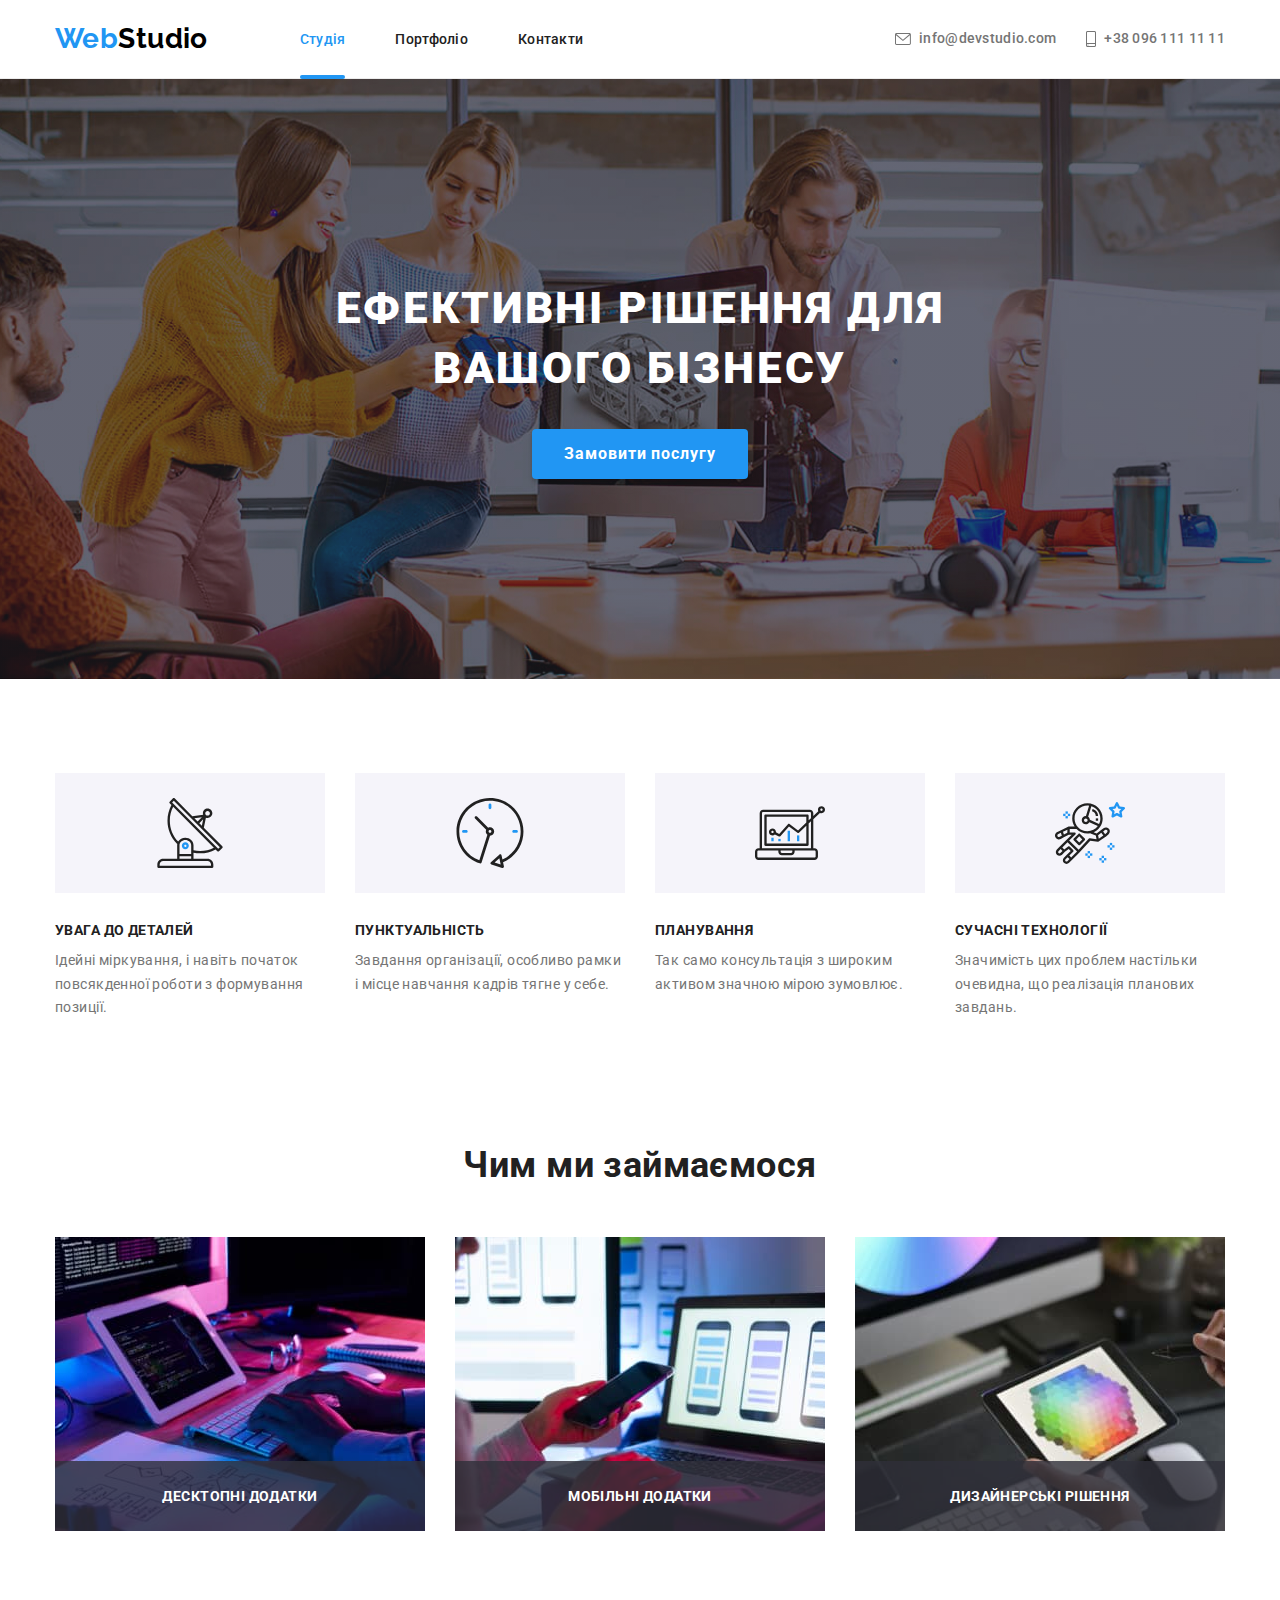
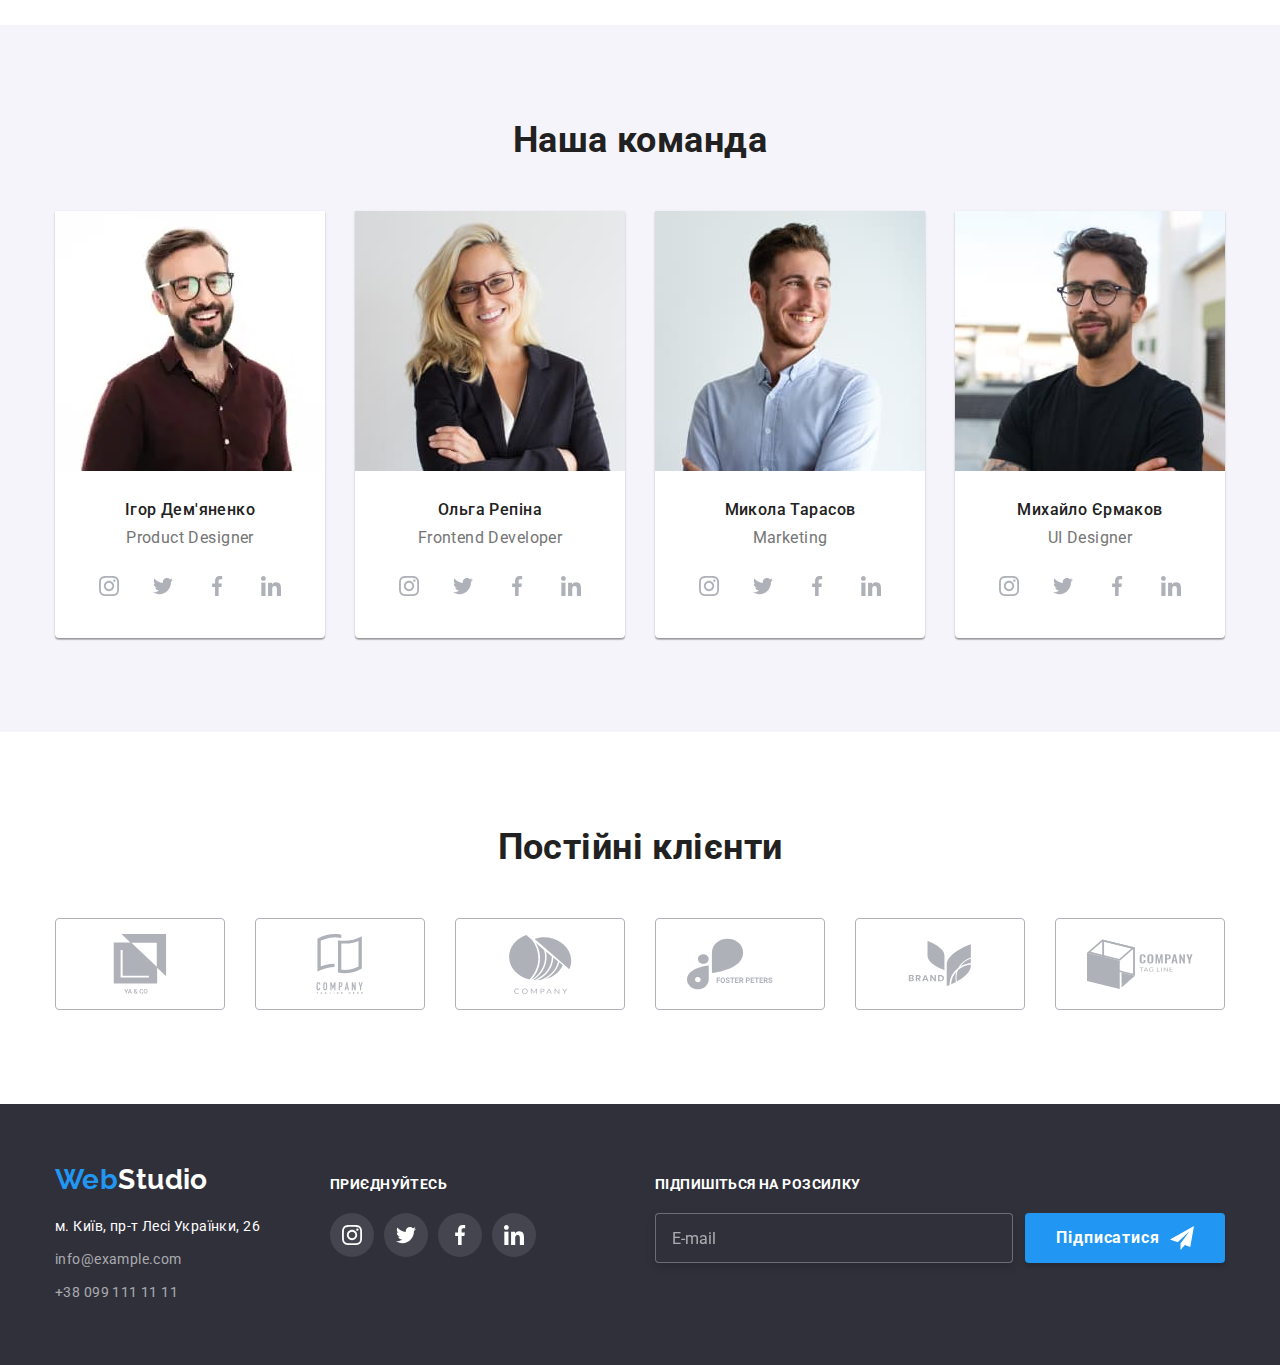
<file: index.html>
<!DOCTYPE html>
<html lang="uk">
  <head>
    <meta charset="UTF-8" />
    <meta http-equiv="X-UA-Compatible" content="IE=edge" />
    <meta name="viewport" content="width=device-width, initial-scale=1.0" />
    <title>webstudio</title>

    <link
      rel="stylesheet"
      href="https://fonts.googleapis.com/css2?family=Raleway:wght@700&family=Roboto:wght@400;500;700;900&display=swap"
    />

    <link
      rel="stylesheet"
      href="https://cdn.jsdelivr.net/npm/modern-normalize@1.1.0/modern-normalize.min.css"
    />

    <link rel="stylesheet" href="./css/main.min.css" />
  </head>
  <body>
    <!-- HEADER -->
    <header class="header">
      <div class="container header-container">
        <a class="link logo" href="./index.html"> <span class="logo_blue">Web</span>Studio</a>
        <nav class="header-nav">
          <ul class="list header-menu">
            <li class="header-menu__item">
              <a class="link header-menu__link header-menu__link_curent" href="./index.html"
                >Студія</a
              >
            </li>
            <li class="header-menu__item">
              <a class="link header-menu__link" href="./portfolio.html">Портфоліо</a>
            </li>
            <li class="header-menu__item">
              <a class="link header-menu__link" href="#contactc">Контакти</a>
            </li>
          </ul>
        </nav>
        <ul class="list header-menu-contact">
          <li class="header-menu-contact__mail">
            <a class="link header-menu-contact__link" href="mailto:info@devstudio.com">
              <svg class="header-menu-contact__icon" width="16" height="12">
                <use href="./images/svg/icons.svg#icon-envelope"></use>
              </svg>
              info@devstudio.com
            </a>
          </li>
          <li class="header-menu-contact__phone">
            <a class="link header-menu-contact__link" href="tel:+380961111111">
              <svg class="header-menu-contact__icon" width="10" height="16">
                <use href="./images/svg/icons.svg#icon-smartphone"></use>
              </svg>
              +38 096 111 11 11
            </a>
          </li>
        </ul>
        <button type="button" class="mobile-menu-btn" data-menu-open>
          <svg class="mobile-menu-btn__icon" width="40" height="40">
            <use href="./images/svg/sprite.svg#icon-burger-menu"></use>
          </svg>
        </button>
        <div class="mobile-menu" data-menu>
          <div class="container mobile-menu__container">
            <button type="button" class="mobile-menu__close-btn button" data-menu-close>
              <svg class="mobile-menu__close-icon" width="18" height="18">
                <use href="./images/svg/icons.svg#icon-close-btn"></use>
              </svg>
            </button>
            <ul class="list mobile-menu__list">
              <li class="mobile-menu__item">
                <a class="link mobile-menu__link header-menu__link_curent" href="./index.html"
                  >Студія</a
                >
              </li>
              <li class="mobile-menu__item">
                <a class="link mobile-menu__link" href="./portfolio.html">Портфоліо</a>
              </li>
              <li class="mobile-menu__item">
                <a class="link mobile-menu__link" href="#contactc">Контакти</a>
              </li>
            </ul>
            <div class="mobile-menu-container-contacts">
              <ul class="list mobile-menu-contact">
                <li class="mobile-menu-contact__phone">
                  <a
                    class="link mobile-menu-contact__link-phone"
                    href="tel:+380961111111"
                  >
                    +38 096 111 11 11
                  </a>
                </li>
                <li class="mobile-menu-contact__mail">
                  <a class="link mobile-menu-contact__link-mail" href="mailto:info@devstudio.com">
                    info@devstudio.com
                  </a>
                </li>
              </ul>
              <ul class="list mobile-menu-social-list">
                <li class="mobile-menu-social-list__item">
                  <a href="" class="link mobile-menu-social-list__link"> Instagram </a>
                </li>
                <li class="mobile-menu-social-list__item">
                  <a href="" class="link mobile-menu-social-list__link"> Twitter </a>
                </li>
                <li class="mobile-menu-social-list__item">
                  <a href="" class="link mobile-menu-social-list__link"> Facebook </a>
                </li>
                <li class="mobile-menu-social-list__item">
                  <a href="" class="link mobile-menu-social-list__link"> LinkedIn </a>
                </li>
              </ul>
            </div>
          </div>
        </div>
      </div>
    </header>
    <main>
      <!-- HERO -->
      <section class="section hero">
        <div class="container">
          <h1 class="hero-title">Ефективні рішення для вашого бізнесу</h1>
          <button class="hero-btn" type="button" data-modal-open>Замовити послугу</button>
        </div>
      </section>

      <!-- ABOUT -->
      <section class="about section">
        <div class="container">
          <h2 class="visually-hidden">Наші особливості</h2>
          <ul class="list about-section">
            <li class="about-section__list">
              <div class="about-section__container">
                <svg class="about-section__icon" width="70" height="70">
                  <use href="./images/svg/icons.svg#icon-antenna"></use>
                </svg>
              </div>
              <h3 class="about-section__heading">Увага до деталей</h3>
              <p class="about-section__text">
                Ідейні міркування, і навіть початок повсякденної роботи з формування позиції.
              </p>
            </li>
            <li class="about-section__list">
              <div class="about-section__container">
                <svg class="about-section__icon" width="70" height="70">
                  <use href="./images/svg/icons.svg#icon-clock"></use>
                </svg>
              </div>
              <h3 class="about-section__heading">Пунктуальність</h3>
              <p class="about-section__text">
                Завдання організації, особливо рамки і місце навчання кадрів тягне у себе.
              </p>
            </li>
            <li class="about-section__list">
              <div class="about-section__container">
                <svg class="about-section__icon" width="70" height="70">
                  <use href="./images/svg/icons.svg#icon-diagram"></use>
                </svg>
              </div>
              <h3 class="about-section__heading">Планування</h3>
              <p class="about-section__text">
                Так само консультація з широким активом значною мірою зумовлює.
              </p>
            </li>
            <li class="about-section__list">
              <div class="about-section__container">
                <svg class="about-section__icon" width="70" height="70">
                  <use href="./images/svg/icons.svg#icon-astronaut"></use>
                </svg>
              </div>
              <h3 class="about-section__heading">Сучасні технології</h3>
              <p class="about-section__text">
                Значимість цих проблем настільки очевидна, що реалізація планових завдань.
              </p>
            </li>
          </ul>
        </div>
      </section>

      <!-- SERVISES -->
      <section class="servises section">
        <div class="container">
          <h2 class="section-title">Чим ми займаємося</h2>
          <ul class="list servises-list">
            <li class="servises-list__item">
              <img
                srcset="
                  ./images/section1/img-servises1@1x.jpg 1x,
                  ./images/section1/img-servises1@2x.jpg 2x
                "
                src="./images/section1/section11.jpg"
                alt="разработка сайтов"
                width="370"
              />
              <p class="servises-list__discr">Десктопні додатки</p>
            </li>
            <li class="servises-list__item">
              <img
                srcset="
                  ./images/section1/img-servises2@1x.jpg 1x,
                  ./images/section1/img-servises2@2x.jpg 2x
                "
                src="./images/section1/section12.jpg"
                alt="продвижение сайтов"
                width="370"
              />
              <p class="servises-list__discr">Мобільні додатки</p>
            </li>
            <li class="servises-list__item">
              <img
                srcset="
                  ./images/section1/img-servises3@1x.jpg 1x,
                  ./images/section1/img-servises3@2x.jpg 2x
                "
                src="./images/section1/section13.jpg"
                alt="веб дизайн"
                width="370"
              />
              <p class="servises-list__discr">Дизайнерські рішення</p>
            </li>
          </ul>
        </div>
      </section>

      <!-- TEAM -->
      <section class="team section">
        <div class="container">
          <h2 class="section-title">Наша команда</h2>
          <ul class="list team-list">
            <li class="team-list__item">
              <picture>
                <source
                  media="(min-width: 1200px)"
                  srcset="
                    ./images/team/team-desktop/team-desktop1@1x.webp 1x,
                    ./images/team/team-desktop/team-desktop1@2x.webp 2x"
                  type="image/webp"
                />
                <source
                  media="(min-width: 1200px)"
                  srcset="
                    ./images/team/team-desktop/team-desktop1@1x.jpg 1x,
                    ./images/team/team-desktop/team-desktop1@2x.jpg 2x
                  "
                />
                <source
                media="(min-width: 768px)"
                srcset="
                  ./images/team/team-tablet/team-tablet1@1x.webp 1x,
                  ./images/team/team-tablet/team-tablet1@2x.webp 2x
                "
                type="image/webp"
              />
                <source
                  media="(min-width: 768px)"
                  srcset="
                    ./images/team/team-tablet/team-tablet1@1x.jpg 1x,
                    ./images/team/team-tablet/team-tablet1@2x.jpg 2x
                  "
                />
                <source
                  media="(min-width: 320px)"
                  srcset="
                    ./images/team/team-mobile/team-mobile1@1x.webp 1x,
                    ./images/team/team-mobile/team-mobile1@2x.webp 2x
                  "
                  type="image/webp"
                />
                <source
                  media="(min-width: 320px)"
                  srcset="
                    ./images/team/team-mobile/team-mobile1@1x.jpg 1x,
                    ./images/team/team-mobile/team-mobile1@2x.jpg 2x
                  "
                />
                <img
                  class="team-list__photo"
                  src="./images/team/team1.jpg"
                  alt="фото Игорь Демьяненко"
                  width="450"
                />
              </picture>

              <div class="team-list__wrapper">
                <h3 class="team-list__name">Ігор Дем'яненко</h3>
                <p class="team-list__profession" lang="en">Product Designer</p>
                <ul class="list team-list__social-list">
                  <li class="team-list__social-item">
                    <a href="#" class="team-list__social-link">
                      <svg class="team-list__social-icon" width="20" height="20">
                        <use href="./images/svg/icons.svg#icon-instagram"></use>
                      </svg>
                    </a>
                  </li>
                  <li class="team-list__social-item">
                    <a href="" class="team-list__social-link">
                      <svg class="team-list__social-icon" width="20" height="20">
                        <use href="./images/svg/icons.svg#icon-twitter"></use>
                      </svg>
                    </a>
                  </li>
                  <li class="team-list__social-item">
                    <a href="" class="team-list__social-link">
                      <svg class="team-list__social-icon" width="20" height="20">
                        <use href="./images/svg/icons.svg#icon-facebook"></use>
                      </svg>
                    </a>
                  </li>
                  <li class="team-list__social-item">
                    <a href="" class="team-list__social-link">
                      <svg class="team-list__social-icon" width="20" height="20">
                        <use href="./images/svg/icons.svg#icon-linkedin"></use>
                      </svg>
                    </a>
                  </li>
                </ul>
              </div>
            </li>
            <li class="team-list__item">
              <picture>
                <source
                  media="(min-width: 1200px)"
                  srcset="
                    ./images/team/team-desktop/team-desktop2@1x.jpg 1x,
                    ./images/team/team-desktop/team-desktop2@2x.jpg 2x
                  "
                />
                <source
                  media="(min-width: 768px)"
                  srcset="
                    ./images/team/team-tablet/team-tablet2@1x.jpg 1x,
                    ./images/team/team-tablet/team-tablet2@2x.jpg 2x
                  "
                />
                <source
                  media="(min-width: 320px)"
                  srcset="
                    ./images/team/team-mobile/team-mobile2@1x.jpg 1x,
                    ./images/team/team-mobile/team-mobile2@2x.jpg 2x
                  "
                />
                <img
                  class="team-list__photo"
                  src="./images/team/team2.jpg"
                  alt="фото Ольга Репина"
                  width="450"
                />
              </picture>

              <div class="team-list__wrapper">
                <h3 class="team-list__name">Ольга Репіна</h3>
                <p class="team-list__profession" lang="en">Frontend Developer</p>
                <ul class="list team-list__social-list">
                  <li class="team-list__social-item">
                    <a href="#" class="team-list__social-link">
                      <svg class="team-list__social-icon" width="20" height="20">
                        <use href="./images/svg/icons.svg#icon-instagram"></use>
                      </svg>
                    </a>
                  </li>
                  <li class="team-list__social-item">
                    <a href="" class="team-list__social-link">
                      <svg class="team-list__social-icon" width="20" height="20">
                        <use href="./images/svg/icons.svg#icon-twitter"></use>
                      </svg>
                    </a>
                  </li>
                  <li class="team-list__social-item">
                    <a href="" class="team-list__social-link">
                      <svg class="team-list__social-icon" width="20" height="20">
                        <use href="./images/svg/icons.svg#icon-facebook"></use>
                      </svg>
                    </a>
                  </li>
                  <li class="team-list__social-item">
                    <a href="" class="team-list__social-link">
                      <svg class="team-list__social-icon" width="20" height="20">
                        <use href="./images/svg/icons.svg#icon-linkedin"></use>
                      </svg>
                    </a>
                  </li>
                </ul>
              </div>
            </li>
            <li class="team-list__item">
              <picture>
                <source
                  media="(min-width: 1200px)"
                  srcset="
                    ./images/team/team-desktop/team-desktop3@1x.jpg 1x,
                    ./images/team/team-desktop/team-desktop3@2x.jpg 2x
                  "
                />
                <source
                  media="(min-width: 768px)"
                  srcset="
                    ./images/team/team-tablet/team-tablet3@1x.jpg 1x,
                    ./images/team/team-tablet/team-tablet3@2x.jpg 2x
                  "
                />
                <source
                  media="(min-width: 320px)"
                  srcset="
                    ./images/team/team-mobile/team-mobile3@1x.jpg 1x,
                    ./images/team/team-mobile/team-mobile3@2x.jpg 2x
                  "
                />
                <img
                  class="team-list__photo"
                  src="./images/team/team3.jpg"
                  alt="фото Николай Тарасов"
                  width="450"
                />
              </picture>
              <div class="team-list__wrapper">
                <h3 class="team-list__name">Микола Тарасов</h3>
                <p class="team-list__profession" lang="en">Marketing</p>
                <ul class="list team-list__social-list">
                  <li class="team-list__social-item">
                    <a href="#" class="team-list__social-link">
                      <svg class="team-list__social-icon" width="20" height="20">
                        <use href="./images/svg/icons.svg#icon-instagram"></use>
                      </svg>
                    </a>
                  </li>
                  <li class="team-list__social-item">
                    <a href="" class="team-list__social-link">
                      <svg class="team-list__social-icon" width="20" height="20">
                        <use href="./images/svg/icons.svg#icon-twitter"></use>
                      </svg>
                    </a>
                  </li>
                  <li class="team-list__social-item">
                    <a href="" class="team-list__social-link">
                      <svg class="team-list__social-icon" width="20" height="20">
                        <use href="./images/svg/icons.svg#icon-facebook"></use>
                      </svg>
                    </a>
                  </li>
                  <li class="team-list__social-item">
                    <a href="" class="team-list__social-link">
                      <svg class="team-list__social-icon" width="20" height="20">
                        <use href="./images/svg/icons.svg#icon-linkedin"></use>
                      </svg>
                    </a>
                  </li>
                </ul>
              </div>
            </li>
            <li class="team-list__item">
              <picture>
                <source
                  media="(min-width: 1200px)"
                  srcset="
                    ./images/team/team-desktop/team-desktop4@1x.jpg 1x,
                    ./images/team/team-desktop/team-desktop4@2x.jpg 2x
                  "
                />
                <source
                  media="(min-width: 768px)"
                  srcset="
                    ./images/team/team-tablet/team-tablet4@1x.jpg 1x,
                    ./images/team/team-tablet/team-tablet4@2x.jpg 2x
                  "
                />
                <source
                  media="(min-width: 320px)"
                  srcset="
                    ./images/team/team-mobile/team-mobile4@1x.jpg 1x,
                    ./images/team/team-mobile/team-mobile4@2x.jpg 2x
                  "
                />
                <img
                  class="team-list__photo"
                  src="./images/team/team4.jpg"
                  alt="фото Михаил Ермаков"
                  width="450"
                />
              </picture>

              <div class="team-list__wrapper">
                <h3 class="team-list__name">Михайло Єрмаков</h3>
                <p class="team-list__profession" lang="en">UI Designer</p>
                <ul class="list team-list__social-list">
                  <li class="team-list__social-icon">
                    <a href="#" class="team-list__social-link">
                      <svg class="team-list__social-icon" width="20" height="20">
                        <use href="./images/svg/icons.svg#icon-instagram"></use>
                      </svg>
                    </a>
                  </li>
                  <li class="team-list__social-icon">
                    <a href="" class="team-list__social-link">
                      <svg class="team-list__social-icon" width="20" height="20">
                        <use href="./images/svg/icons.svg#icon-twitter"></use>
                      </svg>
                    </a>
                  </li>
                  <li class="team-list__social-icon">
                    <a href="" class="team-list__social-link">
                      <svg class="team-list__social-icon" width="20" height="20">
                        <use href="./images/svg/icons.svg#icon-facebook"></use>
                      </svg>
                    </a>
                  </li>
                  <li class="team-list__social-icon">
                    <a href="" class="team-list__social-link">
                      <svg class="team-list__social-icon" width="20" height="20">
                        <use href="./images/svg/icons.svg#icon-linkedin"></use>
                      </svg>
                    </a>
                  </li>
                </ul>
              </div>
            </li>
          </ul>
        </div>
      </section>
    </main>
    <!-- CLIENTS -->

    <section class="section">
      <div class="container">
        <h2 class="section-title">Постійні клієнти</h2>
        <ul class="list clients-list">
          <li class="clients-list__item">
            <a class="clients-list__link" href="#">
              <svg class="clients-list__icon" width="106" height="60">
                <use href="./images/svg/icons.svg#icon-group-1"></use>
              </svg>
            </a>
          </li>
          <li class="clients-list__item">
            <a class="clients-list__link" href="#">
              <svg class="clients-list__icon" width="106" height="60">
                <use href="./images/svg/icons.svg#icon-group-2"></use>
              </svg>
            </a>
          </li>
          <li class="clients-list__item">
            <a class="clients-list__link" href="#">
              <svg class="clients-list__icon" width="106" height="60">
                <use href="./images/svg/icons.svg#icon-group-3"></use>
              </svg>
            </a>
          </li>
          <li class="clients-list__item">
            <a class="clients-list__link" href="#">
              <svg class="clients-list__icon" width="106" height="60">
                <use href="./images/svg/icons.svg#icon-group-4"></use>
              </svg>
            </a>
          </li>
          <li class="clients-list__item">
            <a class="clients-list__link" href="#">
              <svg class="clients-list__icon" width="106" height="60">
                <use href="./images/svg/icons.svg#icon-group-5"></use>
              </svg>
            </a>
          </li>
          <li class="clients-list__item">
            <a class="clients-list__link" href="#">
              <svg class="clients-list__icon" width="106" height="60">
                <use href="./images/svg/icons.svg#icon-group-6"></use>
              </svg>
            </a>
          </li>
        </ul>
      </div>
    </section>
    <!-- FOOTER -->
    <footer class="footer">
      <div class="container footer-container">
        <div class="footer-container-contact-social">
          <div class="footer-container-contacts">
            <a class="link logo-footer" href="./index.html">
              <span class="logo-footer_blue">Web</span>Studio</a
            >
            <address id="contactc" class="contacts-section">
              <ul class="list contacts-list">
                <li class="contacts-list-item footer-contact-list">
                  <a
                    class="link contacts-list-item__address"
                    href="https://goo.gl/maps/DZzocXMzzJsJ8bnu5"
                    target="_blank"
                    rel="noopener noreferrer"
                  >
                    м. Київ, пр-т Лесі Українки, 26
                  </a>
                </li>
                <li class="footer-mailto">
                  <a class="link footer-mailto__mail address" href="mailto:info@example.com"
                    >info@example.com</a
                  >
                </li>
                <li class="footer-phone">
                  <a class="link footer-phone__tel address" href="tel:+380991111111"
                    >+38 099 111 11 11</a
                  >
                </li>
              </ul>
            </address>
          </div>

          <div class="footer-social-container">
            <p class="footer-social-container__title">приєднуйтесь</p>
            <ul class="list footer-social-container__list">
              <li class="footer-social-container__item">
                <a href="#" class="footer-social-container__link">
                  <svg class="footer-social-container__icon" width="20" height="20">
                    <use href="./images/svg/icons.svg#icon-instagram"></use>
                  </svg>
                </a>
              </li>
              <li class="footer-social-container__item">
                <a href="" class="footer-social-container__link">
                  <svg class="footer-social-container__icon" width="20" height="20">
                    <use href="./images/svg/icons.svg#icon-twitter"></use>
                  </svg>
                </a>
              </li>
              <li class="footer-social-container__item">
                <a href="" class="footer-social-container__link">
                  <svg class="footer-social-container__icon" width="20" height="20">
                    <use href="./images/svg/icons.svg#icon-facebook"></use>
                  </svg>
                </a>
              </li>
              <li class="footer-social-container__item">
                <a href="" class="footer-social-container__link">
                  <svg class="footer-social-container__icon" width="20" height="20">
                    <use href="./images/svg/icons.svg#icon-linkedin"></use>
                  </svg>
                </a>
              </li>
            </ul>
          </div>
        </div>

        <div class="footer-container-form">
          <p class="footer-container-form__title">Підпишіться на розсилку</p>
          <form class="footer-container-form__sbc">
            <label for="user_footer_email">
              <input
                placeholder="E-mail"
                id="user_footer_email"
                type="email"
                name="user_email"
                class="footer-container-form__input"
                required
                pattern="([A-z0-9_.-]{1,})@([A-z0-9_.-]{1,}).([A-z]{2,8})"
              />
            </label>
            <button type="submit" class="footer-container-form__btn">
              Підписатися
              <svg class="footer-container-form__icon" width="24" height="24">
                <use href="./images/svg/icons.svg#icon-icon-send"></use>
              </svg>
            </button>
          </form>
        </div>
      </div>
    </footer>

    <!-- MODAL WINDOW -->
    <div class="backdrop is-hidden" data-modal>
      <div class="modal-window">
        <button type="button" class="modal-close-btn button" data-modal-close>
          <svg class="modal-close-btn__icon" width="18" height="18">
            <use href="./images/svg/icons.svg#icon-close-btn"></use>
          </svg>
        </button>

        <form class="modal-form">
          <p class="modal-window-title">Залиште свої дані, ми вам передзвонимо</p>
          <label for="user_name" class="modal-form-field">
            <span class="modal-form-dscr"> Ім'я </span>
            <span class="modal-form-wrapper">
              <input
                id="user_name"
                type="text"
                name="user_name"
                class="modal-form-input"
                required
                pattern="[a-zA-Zа-яА-Я]+"
                minlength="2"
              />
              <svg class="modal-form-input-icon-svg" width="18" height="18">
                <use href="./images/svg/icons.svg#icon-person-black"></use>
              </svg>
            </span>
          </label>
          <label for="user_phone" class="modal-form-field">
            <span class="modal-form-dscr"> Телефон </span>
            <span class="modal-form-wrapper">
              <input
                id="user_phone"
                type="tel"
                name="user_phone"
                class="modal-form-input"
                required
                pattern="[0-9]{3}-[0-9]{3}-[0-9]{2}-[0-9]{2}"
                title="xxx-xxx-xx-xx"
              />
              <svg class="modal-form-input-icon-svg" width="18" height="18">
                <use href="./images/svg/icons.svg#icon-phone-black"></use>
              </svg>
            </span>
          </label>
          <label for="user_email" class="modal-form-field">
            <span class="modal-form-dscr"> Пошта </span>
            <span class="modal-form-wrapper">
              <input
                id="user_email"
                type="email"
                name="user_email"
                class="modal-form-input"
                required
                pattern="([A-z0-9_.-]{1,})@([A-z0-9_.-]{1,}).([A-z]{2,8})"
              />
              <svg class="modal-form-input-icon-svg" width="18" height="18">
                <use href="./images/svg/icons.svg#icon-email-black"></use>
              </svg>
            </span>
          </label>
          <label class="modal-form-field-texterea">
            <span class="modal-form-dscr"> Коментар </span>
            <textarea
              name="user_message"
              class="modal-form-message"
              placeholder="Введіть текст"
            ></textarea>
          </label>
          <input
            id="user-policy"
            type="checkbox"
            name="user_policy"
            class="modal-form-checkbox visually-hidden"
          />
          <label for="user-policy" class="modal-form-checkbox-dscr">
            <div>
              Погоджуюся з розсилкою та приймаю&nbsp;<a class="modal-form-linc" href="#"
              >Умови договору</a
            >
            </div>
          </label>
          <button type="submit" class="modal-form-btn">Відправити</button>
        </form>
      </div>
    </div>
    <script src="./js/modal.js"></script>
    <script src="./js/mobile-menu.js"></script>
  </body>
</html>
</file>
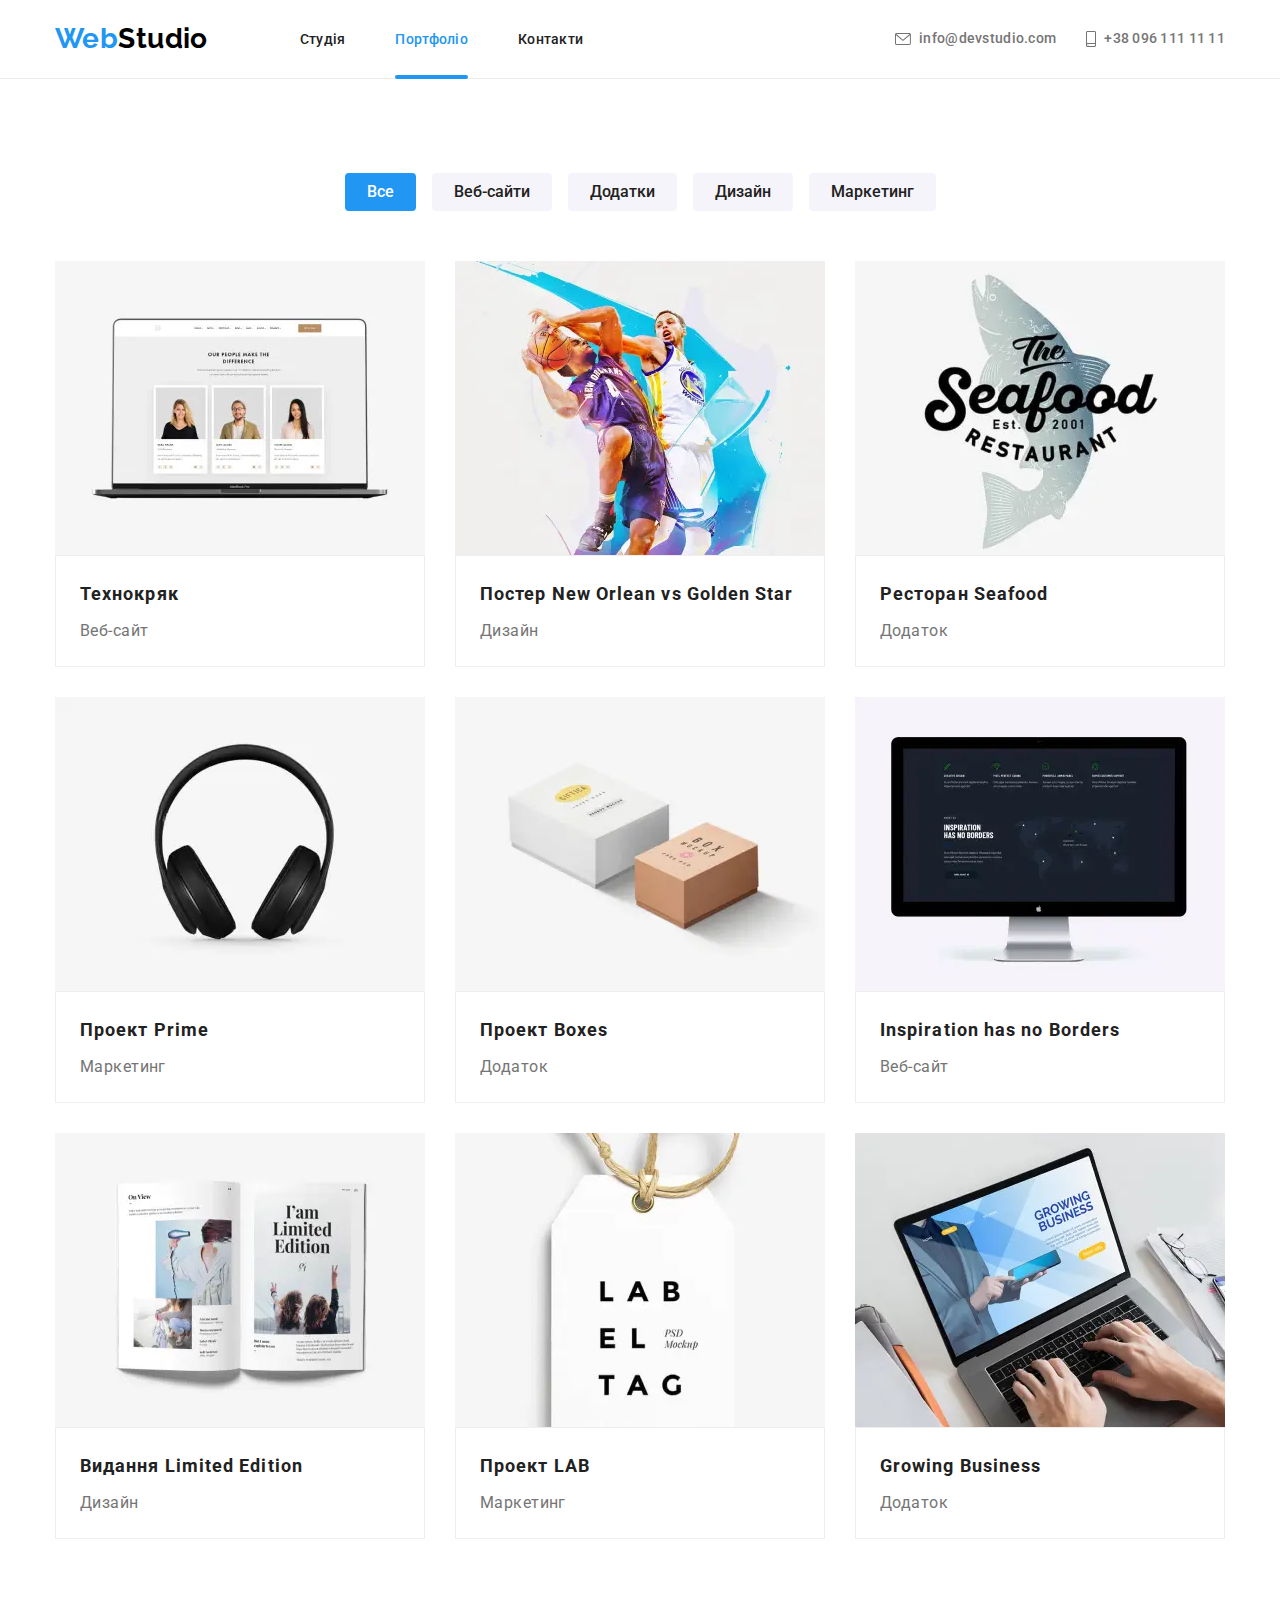
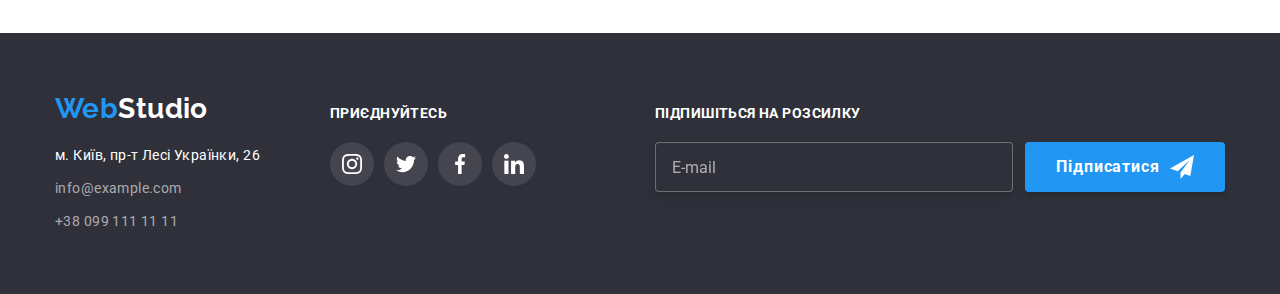
<file: portfolio.html>
<!DOCTYPE html>
<html lang="uk">
  <head>
    <meta charset="UTF-8" />
    <meta http-equiv="X-UA-Compatible" content="IE=edge" />
    <meta name="viewport" content="width=device-width, initial-scale=1.0" />
    <title>Portfolio</title>

    <link
      rel="stylesheet"
      href="https://fonts.googleapis.com/css2?family=Raleway:wght@700&family=Roboto:wght@400;500;700;900&display=swap"
    />

    <link
      rel="stylesheet"
      href="https://cdn.jsdelivr.net/npm/modern-normalize@1.1.0/modern-normalize.min.css"
    />

    <link rel="stylesheet" href="./css/main.min.css" />
  </head>
  <body>
    <!-- HEADER -->
    <header class="header">
      <div class="container header-container">
        <a class="link logo" href="./index.html"> <span class="logo_blue">Web</span>Studio</a>
        <nav class="header-nav">
          <ul class="list header-menu">
            <li class="header-menu__item">
              <a class="link header-menu__link" href="./index.html"
                >Студія</a
              >
            </li>
            <li class="header-menu__item">
              <a class="link header-menu__link header-menu__link_curent" href="./portfolio.html">Портфоліо</a>
            </li>
            <li class="header-menu__item">
              <a class="link header-menu__link" href="#contactc">Контакти</a>
            </li>
          </ul>
        </nav>
        <ul class="list header-menu-contact">
          <li class="header-menu-contact__mail">
            <a class="link header-menu-contact__link" href="mailto:info@devstudio.com">
              <svg class="header-menu-contact__icon" width="16" height="12">
                <use href="./images/svg/icons.svg#icon-envelope"></use>
              </svg>
              info@devstudio.com
            </a>
          </li>
          <li class="header-menu-contact__phone">
            <a class="link header-menu-contact__link" href="tel:+380961111111">
              <svg class="header-menu-contact__icon" width="10" height="16">
                <use href="./images/svg/icons.svg#icon-smartphone"></use>
              </svg>
              +38 096 111 11 11
            </a>
          </li>
        </ul>
        <button type="button" class="mobile-menu-btn" data-menu-open>
          <svg class="mobile-menu-btn__icon" width="40" height="40">
            <use href="./images/svg/sprite.svg#icon-burger-menu"></use>
          </svg>
        </button>
        <div class="mobile-menu" data-menu>
          <div class="container mobile-menu__container">
            <button type="button" class="mobile-menu__close-btn button" data-menu-close>
              <svg class="mobile-menu__close-icon" width="18" height="18">
                <use href="./images/svg/icons.svg#icon-close-btn"></use>
              </svg>
            </button>
            <ul class="list mobile-menu__list">
              <li class="mobile-menu__item">
                <a class="link mobile-menu__link" href="./index.html"
                  >Студія</a
                >
              </li>
              <li class="mobile-menu__item">
                <a class="link mobile-menu__link header-menu__link_curent" href="./portfolio.html">Портфоліо</a>
              </li>
              <li class="mobile-menu__item">
                <a class="link mobile-menu__link" href="#contactc">Контакти</a>
              </li>
            </ul>
            <div class="mobile-menu-container-contacts">
              <ul class="list mobile-menu-contact">
                <li class="mobile-menu-contact__phone">
                  <a
                    class="link mobile-menu-contact__link-phone"
                    href="tel:+380961111111"
                  >
                    +38 096 111 11 11
                  </a>
                </li>
                <li class="mobile-menu-contact__mail">
                  <a class="link mobile-menu-contact__link-mail" href="mailto:info@devstudio.com">
                    info@devstudio.com
                  </a>
                </li>
              </ul>
              <ul class="list mobile-menu-social-list">
                <li class="mobile-menu-social-list__item">
                  <a href="" class="link mobile-menu-social-list__link"> Instagram </a>
                </li>
                <li class="mobile-menu-social-list__item">
                  <a href="" class="link mobile-menu-social-list__link"> Twitter </a>
                </li>
                <li class="mobile-menu-social-list__item">
                  <a href="" class="link mobile-menu-social-list__link"> Facebook </a>
                </li>
                <li class="mobile-menu-social-list__item">
                  <a href="" class="link mobile-menu-social-list__link"> LinkedIn </a>
                </li>
              </ul>
            </div>
          </div>
        </div>
      </div>
    </header>
    <main>
      <section class="section">
        <!-- BATTONS -->
        <div class="container">
          <h1 class="visually-hidden">Приклади робіт</h1>

          <ul class="list buttons-section">
            <li class="buttons-link">
              <button class="filter-btn accent-btn" type="button">Все</button>
            </li>
            <li class="buttons-link">
              <button class="filter-btn" type="button">Веб-сайти</button>
            </li>
            <li class="buttons-link">
              <button class="filter-btn" type="button">Додатки</button>
            </li>
            <li class="buttons-link">
              <button class="filter-btn" type="button">Дизайн</button>
            </li>
            <li class="buttons-link">
              <button class="filter-btn" type="button">Маркетинг</button>
            </li>
          </ul>

          <!-- PORTFOLIO -->
          <ul class="list portfolio-sections">
            <li class="portfolio-sections-list">
              <a class="link portfolio-sections-link" href="#">
                <div class="portfolio-img-wrapper">
                  <picture>
                    <source
                      media="(min-width: 1200px)"
                      srcset="
                        ./images/portfolio/portfolio-desktop/portfolio-desktop1@1x.webp 1x,
                        ./images/portfolio/portfolio-desktop/portfolio-desktop1@2x.webp 2x"
                      type="image/webp"
                    />
                    <source
                      media="(min-width: 1200px)"
                      srcset="
                        ./images/portfolio/portfolio-desktop/portfolio-desktop1@1x.jpg 1x,
                        ./images/portfolio/portfolio-desktop/portfolio-desktop1@2x.jpg 2x
                      "
                    />
                    <source
                    media="(min-width: 768px)"
                    srcset="
                      ./images/portfolio/portfolio-tablet/portfolio-tablet1@1x.webp 1x,
                      ./images/portfolio/portfolio-tablet/portfolio-tablet1@2x.webp 2x
                    "
                    type="image/webp"
                    />
                    <source
                      media="(min-width: 768px)"
                      srcset="
                        ./images/portfolio/portfolio-tablet/portfolio-tablet1@1x.jpg 1x,
                        ./images/portfolio/portfolio-tablet/portfolio-tablet1@2x.jpg 2x
                      "
                    />
                    <source
                      media="(min-width: 320px)"
                      srcset="
                        ./images/portfolio/portfolio-mobile/portfolio-mobile1@1x.webp 1x,
                        ./images/portfolio/portfolio-mobile/portfolio-mobile1@2x.webp 2x
                      "
                      type="image/webp"
                    />
                    <source
                      media="(min-width: 320px)"
                      srcset="
                        ./images/portfolio/portfolio-mobile/portfolio-mobile1@1x.jpg 1x,
                        ./images/portfolio/portfolio-mobile/portfolio-mobile1@2x.jpg 2x
                      "
                    />
                    <img
                      class="portfolio-img-wrapper__photo"
                      src="./images/portfolio/project1.jpg" 
                      alt="Экран ноутбука"
                      width="450"
                    />
                  </picture>
                  <p class="overlay">
                    Ресурс пропонує комплексні пропозиції з різним рівнем функціоналу та сервісів.
                    Все це дозволить відвідувачу отримати вичерпні відомості про компанію чи
                    приватну особу.
                  </p>
                </div>
                <div class="portfolio-sections-container">
                  <h2 class="portfolio-heading">Технокряк</h2>
                  <p class="portfolio-text">Веб-сайт</p>
                </div>
              </a>
            </li>
            <li class="portfolio-sections-list">
              <a class="link portfolio-sections-link" href="#">
                <div class="portfolio-img-wrapper">
                  <picture>
                    <source
                      media="(min-width: 1200px)"
                      srcset="
                        ./images/portfolio/portfolio-desktop/portfolio-desktop2@1x.webp 1x,
                        ./images/portfolio/portfolio-desktop/portfolio-desktop2@2x.webp 2x"
                      type="image/webp"
                    />
                    <source
                      media="(min-width: 1200px)"
                      srcset="
                        ./images/portfolio/portfolio-desktop/portfolio-desktop2@1x.jpg 1x,
                        ./images/portfolio/portfolio-desktop/portfolio-desktop2@2x.jpg 2x
                      "
                    />
                    <source
                    media="(min-width: 768px)"
                    srcset="
                      ./images/portfolio/portfolio-tablet/portfolio-tablet2@1x.webp 1x,
                      ./images/portfolio/portfolio-tablet/portfolio-tablet2@2x.webp 2x
                    "
                    type="image/webp"
                    />
                    <source
                      media="(min-width: 768px)"
                      srcset="
                        ./images/portfolio/portfolio-tablet/portfolio-tablet2@1x.jpg 1x,
                        ./images/portfolio/portfolio-tablet/portfolio-tablet2@2x.jpg 2x
                      "
                    />
                    <source
                      media="(min-width: 320px)"
                      srcset="
                        ./images/portfolio/portfolio-mobile/portfolio-mobile2@1x.webp 1x,
                        ./images/portfolio/portfolio-mobile/portfolio-mobile2@2x.webp 2x
                      "
                      type="image/webp"
                    />
                    <source
                      media="(min-width: 320px)"
                      srcset="
                        ./images/portfolio/portfolio-mobile/portfolio-mobile2@1x.jpg 1x,
                        ./images/portfolio/portfolio-mobile/portfolio-mobile2@2x.jpg 2x
                      "
                    />
                    <img
                      class="portfolio-img-wrapper__photo"
                      src="./images/portfolio/project2.jpg" 
                      alt="Игра в баскетбол"
                      width="450"
                    />
                  </picture>
                  <p class="overlay">
                    Ресурс пропонує комплексні пропозиції з різним рівнем функціоналу та сервісів.
                    Все це дозволить відвідувачу отримати вичерпні відомості про компанію чи
                    приватну особу.
                  </p>
                </div>
                <div class="portfolio-sections-container">
                  <h2 class="portfolio-heading">Постер New Orlean vs Golden Star</h2>
                  <p class="portfolio-text">Дизайн</p>
                </div>
              </a>
            </li>
            <li class="portfolio-sections-list">
              <a class="link portfolio-sections-link" href="#">
                <div class="portfolio-img-wrapper">
                  <picture>
                    <source
                      media="(min-width: 1200px)"
                      srcset="
                        ./images/portfolio/portfolio-desktop/portfolio-desktop3@1x.webp 1x,
                        ./images/portfolio/portfolio-desktop/portfolio-desktop3@2x.webp 2x"
                      type="image/webp"
                    />
                    <source
                      media="(min-width: 1200px)"
                      srcset="
                        ./images/portfolio/portfolio-desktop/portfolio-desktop3@1x.jpg 1x,
                        ./images/portfolio/portfolio-desktop/portfolio-desktop3@2x.jpg 2x
                      "
                    />
                    <source
                    media="(min-width: 768px)"
                    srcset="
                      ./images/portfolio/portfolio-tablet/portfolio-tablet3@1x.webp 1x,
                      ./images/portfolio/portfolio-tablet/portfolio-tablet3@2x.webp 2x
                    "
                    type="image/webp"
                    />
                    <source
                      media="(min-width: 768px)"
                      srcset="
                        ./images/portfolio/portfolio-tablet/portfolio-tablet3@1x.jpg 1x,
                        ./images/portfolio/portfolio-tablet/portfolio-tablet3@2x.jpg 2x
                      "
                    />
                    <source
                      media="(min-width: 320px)"
                      srcset="
                        ./images/portfolio/portfolio-mobile/portfolio-mobile3@1x.webp 1x,
                        ./images/portfolio/portfolio-mobile/portfolio-mobile3@2x.webp 2x
                      "
                      type="image/webp"
                    />
                    <source
                      media="(min-width: 320px)"
                      srcset="
                        ./images/portfolio/portfolio-mobile/portfolio-mobile3@1x.jpg 1x,
                        ./images/portfolio/portfolio-mobile/portfolio-mobile3@2x.jpg 2x
                      "
                    />
                    <img
                      class="portfolio-img-wrapper__photo"
                      src="./images/portfolio/project3.jpg"
                      alt="Эмблема ресторана"
                      width="450"
                    />
                  </picture>
                  <p class="overlay">
                    Ресурс пропонує комплексні пропозиції з різним рівнем функціоналу та сервісів.
                    Все це дозволить відвідувачу отримати вичерпні відомості про компанію чи
                    приватну особу.
                  </p>
                </div>
                <div class="portfolio-sections-container">
                  <h2 class="portfolio-heading">Ресторан Seafood</h2>
                  <p class="portfolio-text">Додаток</p>
                </div>
              </a>
            </li>
            <li class="portfolio-sections-list">
              <a class="link portfolio-sections-link" href="#">
                <div class="portfolio-img-wrapper">
                  <picture>
                    <source
                      media="(min-width: 1200px)"
                      srcset="
                        ./images/portfolio/portfolio-desktop/portfolio-desktop4@1x.webp 1x,
                        ./images/portfolio/portfolio-desktop/portfolio-desktop4@2x.webp 2x"
                      type="image/webp"
                    />
                    <source
                      media="(min-width: 1200px)"
                      srcset="
                        ./images/portfolio/portfolio-desktop/portfolio-desktop4@1x.jpg 1x,
                        ./images/portfolio/portfolio-desktop/portfolio-desktop4@2x.jpg 2x
                      "
                    />
                    <source
                    media="(min-width: 768px)"
                    srcset="
                      ./images/portfolio/portfolio-tablet/portfolio-tablet4@1x.webp 1x,
                      ./images/portfolio/portfolio-tablet/portfolio-tablet4@2x.webp 2x
                    "
                    type="image/webp"
                    />
                    <source
                      media="(min-width: 768px)"
                      srcset="
                        ./images/portfolio/portfolio-tablet/portfolio-tablet4@1x.jpg 1x,
                        ./images/portfolio/portfolio-tablet/portfolio-tablet4@2x.jpg 2x
                      "
                    />
                    <source
                      media="(min-width: 320px)"
                      srcset="
                        ./images/portfolio/portfolio-mobile/portfolio-mobile4@1x.webp 1x,
                        ./images/portfolio/portfolio-mobile/portfolio-mobile4@2x.webp 2x
                      "
                      type="image/webp"
                    />
                    <source
                      media="(min-width: 320px)"
                      srcset="
                        ./images/portfolio/portfolio-mobile/portfolio-mobile4@1x.jpg 1x,
                        ./images/portfolio/portfolio-mobile/portfolio-mobile4@2x.jpg 2x
                      "
                    />
                    <img
                      class="portfolio-img-wrapper__photo"
                      src="./images/portfolio/project4.jpg"
                      alt="Наушники"
                      width="450"
                    />
                  </picture>
                  <p class="overlay">
                    Ресурс пропонує комплексні пропозиції з різним рівнем функціоналу та сервісів.
                    Все це дозволить відвідувачу отримати вичерпні відомості про компанію чи
                    приватну особу.
                  </p>
                </div>

                <div class="portfolio-sections-container">
                  <h2 class="portfolio-heading">Проект Prime</h2>
                  <p class="portfolio-text">Маркетинг</p>
                </div>
              </a>
            </li>
            <li class="portfolio-sections-list">
              <a class="link portfolio-sections-link" href="#">
                <div class="portfolio-img-wrapper">
                  <picture>
                    <source
                      media="(min-width: 1200px)"
                      srcset="
                        ./images/portfolio/portfolio-desktop/portfolio-desktop5@1x.webp 1x,
                        ./images/portfolio/portfolio-desktop/portfolio-desktop5@2x.webp 2x"
                      type="image/webp"
                    />
                    <source
                      media="(min-width: 1200px)"
                      srcset="
                        ./images/portfolio/portfolio-desktop/portfolio-desktop5@1x.jpg 1x,
                        ./images/portfolio/portfolio-desktop/portfolio-desktop5@2x.jpg 2x
                      "
                    />
                    <source
                    media="(min-width: 768px)"
                    srcset="
                      ./images/portfolio/portfolio-tablet/portfolio-tablet5@1x.webp 1x,
                      ./images/portfolio/portfolio-tablet/portfolio-tablet5@2x.webp 2x
                    "
                    type="image/webp"
                    />
                    <source
                      media="(min-width: 768px)"
                      srcset="
                        ./images/portfolio/portfolio-tablet/portfolio-tablet5@1x.jpg 1x,
                        ./images/portfolio/portfolio-tablet/portfolio-tablet5@2x.jpg 2x
                      "
                    />
                    <source
                      media="(min-width: 320px)"
                      srcset="
                        ./images/portfolio/portfolio-mobile/portfolio-mobile5@1x.webp 1x,
                        ./images/portfolio/portfolio-mobile/portfolio-mobile5@2x.webp 2x
                      "
                      type="image/webp"
                    />
                    <source
                      media="(min-width: 320px)"
                      srcset="
                        ./images/portfolio/portfolio-mobile/portfolio-mobile5@1x.jpg 1x,
                        ./images/portfolio/portfolio-mobile/portfolio-mobile5@2x.jpg 2x
                      "
                    />
                    <img
                      class="portfolio-img-wrapper__photo"
                      src="./images/portfolio/project5.jpg"
                      alt="Две коробки"
                      width="450"
                    />
                  </picture>
                  <p class="overlay">
                    Ресурс пропонує комплексні пропозиції з різним рівнем функціоналу та сервісів.
                    Все це дозволить відвідувачу отримати вичерпні відомості про компанію чи
                    приватну особу.
                  </p>
                </div>

                <div class="portfolio-sections-container">
                  <h2 class="portfolio-heading">Проект Boxes</h2>
                  <p class="portfolio-text">Додаток</p>
                </div>
              </a>
            </li>
            <li class="portfolio-sections-list">
              <a class="link portfolio-sections-link" href="#">
                <div class="portfolio-img-wrapper">
                  <picture>
                    <source
                      media="(min-width: 1200px)"
                      srcset="
                        ./images/portfolio/portfolio-desktop/portfolio-desktop6@1x.webp 1x,
                        ./images/portfolio/portfolio-desktop/portfolio-desktop6@2x.webp 2x"
                      type="image/webp"
                    />
                    <source
                      media="(min-width: 1200px)"
                      srcset="
                        ./images/portfolio/portfolio-desktop/portfolio-desktop6@1x.jpg 1x,
                        ./images/portfolio/portfolio-desktop/portfolio-desktop6@2x.jpg 2x
                      "
                    />
                    <source
                    media="(min-width: 768px)"
                    srcset="
                      ./images/portfolio/portfolio-tablet/portfolio-tablet6@1x.webp 1x,
                      ./images/portfolio/portfolio-tablet/portfolio-tablet6@2x.webp 2x
                    "
                    type="image/webp"
                    />
                    <source
                      media="(min-width: 768px)"
                      srcset="
                        ./images/portfolio/portfolio-tablet/portfolio-tablet6@1x.jpg 1x,
                        ./images/portfolio/portfolio-tablet/portfolio-tablet6@2x.jpg 2x
                      "
                    />
                    <source
                      media="(min-width: 320px)"
                      srcset="
                        ./images/portfolio/portfolio-mobile/portfolio-mobile6@1x.webp 1x,
                        ./images/portfolio/portfolio-mobile/portfolio-mobile6@2x.webp 2x
                      "
                      type="image/webp"
                    />
                    <source
                      media="(min-width: 320px)"
                      srcset="
                        ./images/portfolio/portfolio-mobile/portfolio-mobile6@1x.jpg 1x,
                        ./images/portfolio/portfolio-mobile/portfolio-mobile6@2x.jpg 2x
                      "
                    />
                    <img
                      class="portfolio-img-wrapper__photo"
                      src="./images/portfolio/project6.jpg"
                      alt="Монитор компьютера"
                      width="450"
                    />
                  </picture>
                  <p class="overlay">
                    Ресурс пропонує комплексні пропозиції з різним рівнем функціоналу та сервісів.
                    Все це дозволить відвідувачу отримати вичерпні відомості про компанію чи
                    приватну особу.
                  </p>
                </div>

                <div class="portfolio-sections-container">
                  <h2 class="portfolio-heading">Inspiration has no Borders</h2>
                  <p class="portfolio-text">Веб-сайт</p>
                </div>
              </a>
            </li>
            <li class="portfolio-sections-list">
              <a class="link portfolio-sections-link" href="#">
                <div class="portfolio-img-wrapper">
                  <picture>
                    <source
                      media="(min-width: 1200px)"
                      srcset="
                        ./images/portfolio/portfolio-desktop/portfolio-desktop7@1x.webp 1x,
                        ./images/portfolio/portfolio-desktop/portfolio-desktop7@2x.webp 2x"
                      type="image/webp"
                    />
                    <source
                      media="(min-width: 1200px)"
                      srcset="
                        ./images/portfolio/portfolio-desktop/portfolio-desktop7@1x.jpg 1x,
                        ./images/portfolio/portfolio-desktop/portfolio-desktop7@2x.jpg 2x
                      "
                    />
                    <source
                    media="(min-width: 768px)"
                    srcset="
                      ./images/portfolio/portfolio-tablet/portfolio-tablet7@1x.webp 1x,
                      ./images/portfolio/portfolio-tablet/portfolio-tablet7@2x.webp 2x
                    "
                    type="image/webp"
                    />
                    <source
                      media="(min-width: 768px)"
                      srcset="
                        ./images/portfolio/portfolio-tablet/portfolio-tablet7@1x.jpg 1x,
                        ./images/portfolio/portfolio-tablet/portfolio-tablet7@2x.jpg 2x
                      "
                    />
                    <source
                      media="(min-width: 320px)"
                      srcset="
                        ./images/portfolio/portfolio-mobile/portfolio-mobile7@1x.webp 1x,
                        ./images/portfolio/portfolio-mobile/portfolio-mobile7@2x.webp 2x
                      "
                      type="image/webp"
                    />
                    <source
                      media="(min-width: 320px)"
                      srcset="
                        ./images/portfolio/portfolio-mobile/portfolio-mobile7@1x.jpg 1x,
                        ./images/portfolio/portfolio-mobile/portfolio-mobile7@2x.jpg 2x
                      "
                    />
                    <img
                      class="portfolio-img-wrapper__photo"
                      src="./images/portfolio/project7.jpg"
                      alt="Раскрытая книга"
                      width="450"
                    />
                  </picture>
                  <p class="overlay">
                    Ресурс пропонує комплексні пропозиції з різним рівнем функціоналу та сервісів.
                    Все це дозволить відвідувачу отримати вичерпні відомості про компанію чи
                    приватну особу.
                  </p>
                </div>

                <div class="portfolio-sections-container">
                  <h2 class="portfolio-heading">Видання Limited Edition</h2>
                  <p class="portfolio-text">Дизайн</p>
                </div>
              </a>
            </li>
            <li class="portfolio-sections-list">
              <a class="link portfolio-sections-link" href="#">
                <div class="portfolio-img-wrapper">
                  <picture>
                    <source
                      media="(min-width: 1200px)"
                      srcset="
                        ./images/portfolio/portfolio-desktop/portfolio-desktop8@1x.webp 1x,
                        ./images/portfolio/portfolio-desktop/portfolio-desktop8@2x.webp 2x"
                      type="image/webp"
                    />
                    <source
                      media="(min-width: 1200px)"
                      srcset="
                        ./images/portfolio/portfolio-desktop/portfolio-desktop8@1x.jpg 1x,
                        ./images/portfolio/portfolio-desktop/portfolio-desktop8@2x.jpg 2x
                      "
                    />
                    <source
                    media="(min-width: 768px)"
                    srcset="
                      ./images/portfolio/portfolio-tablet/portfolio-tablet8@1x.webp 1x,
                      ./images/portfolio/portfolio-tablet/portfolio-tablet8@2x.webp 2x
                    "
                    type="image/webp"
                    />
                    <source
                      media="(min-width: 768px)"
                      srcset="
                        ./images/portfolio/portfolio-tablet/portfolio-tablet8@1x.jpg 1x,
                        ./images/portfolio/portfolio-tablet/portfolio-tablet8@2x.jpg 2x
                      "
                    />
                    <source
                      media="(min-width: 320px)"
                      srcset="
                        ./images/portfolio/portfolio-mobile/portfolio-mobile8@1x.webp 1x,
                        ./images/portfolio/portfolio-mobile/portfolio-mobile8@2x.webp 2x
                      "
                      type="image/webp"
                    />
                    <source
                      media="(min-width: 320px)"
                      srcset="
                        ./images/portfolio/portfolio-mobile/portfolio-mobile8@1x.jpg 1x,
                        ./images/portfolio/portfolio-mobile/portfolio-mobile8@2x.jpg 2x
                      "
                    />
                    <img
                      class="portfolio-img-wrapper__photo"
                      src="./images/portfolio/project8.jpg"
                      alt="Лейбл"
                      width="450"
                    />
                  </picture>
                  <p class="overlay">
                    Ресурс пропонує комплексні пропозиції з різним рівнем функціоналу та сервісів.
                    Все це дозволить відвідувачу отримати вичерпні відомості про компанію чи
                    приватну особу.
                  </p>
                </div>

                <div class="portfolio-sections-container">
                  <h2 class="portfolio-heading">Проект LAB</h2>
                  <p class="portfolio-text">Маркетинг</p>
                </div>
              </a>
            </li>
            <li class="portfolio-sections-list">
              <a class="link portfolio-sections-link" href="#">
                <div class="portfolio-img-wrapper">
                  <picture>
                    <source
                      media="(min-width: 1200px)"
                      srcset="
                        ./images/portfolio/portfolio-desktop/portfolio-desktop9@1x.webp 1x,
                        ./images/portfolio/portfolio-desktop/portfolio-desktop9@2x.webp 2x"
                      type="image/webp"
                    />
                    <source
                      media="(min-width: 1200px)"
                      srcset="
                        ./images/portfolio/portfolio-desktop/portfolio-desktop9@1x.jpg 1x,
                        ./images/portfolio/portfolio-desktop/portfolio-desktop9@2x.jpg 2x
                      "
                    />
                    <source
                    media="(min-width: 768px)"
                    srcset="
                      ./images/portfolio/portfolio-tablet/portfolio-tablet9@1x.webp 1x,
                      ./images/portfolio/portfolio-tablet/portfolio-tablet9@2x.webp 2x
                    "
                    type="image/webp"
                    />
                    <source
                      media="(min-width: 768px)"
                      srcset="
                        ./images/portfolio/portfolio-tablet/portfolio-tablet9@1x.jpg 1x,
                        ./images/portfolio/portfolio-tablet/portfolio-tablet9@2x.jpg 2x
                      "
                    />
                    <source
                      media="(min-width: 320px)"
                      srcset="
                        ./images/portfolio/portfolio-mobile/portfolio-mobile9@1x.webp 1x,
                        ./images/portfolio/portfolio-mobile/portfolio-mobile9@2x.webp 2x
                      "
                      type="image/webp"
                    />
                    <source
                      media="(min-width: 320px)"
                      srcset="
                        ./images/portfolio/portfolio-mobile/portfolio-mobile9@1x.jpg 1x,
                        ./images/portfolio/portfolio-mobile/portfolio-mobile9@2x.jpg 2x
                      "
                    />
                    <img
                      class="portfolio-img-wrapper__photo"
                      src="./images/portfolio/project9.jpg"
                      alt="Работа на ноутбуке"
                      width="450"
                    />
                  </picture>
                  <p class="overlay">
                    Ресурс пропонує комплексні пропозиції з різним рівнем функціоналу та сервісів.
                    Все це дозволить відвідувачу отримати вичерпні відомості про компанію чи
                    приватну особу.
                  </p>
                </div>

                <div class="portfolio-sections-container">
                  <h2 class="portfolio-heading">Growing Business</h2>
                  <p class="portfolio-text">Додаток</p>
                </div>
              </a>
            </li>
          </ul>
        </div>
      </section>
    </main>
    <!-- FOOTER -->
    <footer class="footer">
      <div class="container footer-container">
        <div class="footer-container-contact-social">
          <div class="footer-container-contacts">
            <a class="link logo-footer" href="./index.html">
              <span class="logo-footer_blue">Web</span>Studio</a
            >
            <address id="contactc" class="contacts-section">
              <ul class="list contacts-list">
                <li class="contacts-list-item footer-contact-list">
                  <a
                    class="link contacts-list-item__address"
                    href="https://goo.gl/maps/DZzocXMzzJsJ8bnu5"
                    target="_blank"
                    rel="noopener noreferrer"
                  >
                    м. Київ, пр-т Лесі Українки, 26
                  </a>
                </li>
                <li class="footer-mailto">
                  <a class="link footer-mailto__mail address" href="mailto:info@example.com"
                    >info@example.com</a
                  >
                </li>
                <li class="footer-phone">
                  <a class="link footer-phone__tel address" href="tel:+380991111111"
                    >+38 099 111 11 11</a
                  >
                </li>
              </ul>
            </address>
          </div>

          <div class="footer-social-container">
            <p class="footer-social-container__title">приєднуйтесь</p>
            <ul class="list footer-social-container__list">
              <li class="footer-social-container__item">
                <a href="#" class="footer-social-container__link">
                  <svg class="footer-social-container__icon" width="20" height="20">
                    <use href="./images/svg/icons.svg#icon-instagram"></use>
                  </svg>
                </a>
              </li>
              <li class="footer-social-container__item">
                <a href="" class="footer-social-container__link">
                  <svg class="footer-social-container__icon" width="20" height="20">
                    <use href="./images/svg/icons.svg#icon-twitter"></use>
                  </svg>
                </a>
              </li>
              <li class="footer-social-container__item">
                <a href="" class="footer-social-container__link">
                  <svg class="footer-social-container__icon" width="20" height="20">
                    <use href="./images/svg/icons.svg#icon-facebook"></use>
                  </svg>
                </a>
              </li>
              <li class="footer-social-container__item">
                <a href="" class="footer-social-container__link">
                  <svg class="footer-social-container__icon" width="20" height="20">
                    <use href="./images/svg/icons.svg#icon-linkedin"></use>
                  </svg>
                </a>
              </li>
            </ul>
          </div>
        </div>

        <div class="footer-container-form">
          <p class="footer-container-form__title">Підпишіться на розсилку</p>
          <form class="footer-container-form__sbc">
            <label for="user_footer_email">
              <input
                placeholder="E-mail"
                id="user_footer_email"
                type="email"
                name="user_email"
                class="footer-container-form__input"
                required
                pattern="([A-z0-9_.-]{1,})@([A-z0-9_.-]{1,}).([A-z]{2,8})"
              />
            </label>
            <button type="submit" class="footer-container-form__btn">
              Підписатися
              <svg class="footer-container-form__icon" width="24" height="24">
                <use href="./images/svg/icons.svg#icon-icon-send"></use>
              </svg>
            </button>
          </form>
        </div>
      </div>
    </footer>
    <script src="./js/modal.js"></script>
    <script src="./js/mobile-menu.js"></script>
  </body>
</html>
</file>
<file: css/main.min.css>
body{font-family:"Roboto",sans-serif;color:var(--text-color);background-color:var(--fon-color);font-size:14px;letter-spacing:.03em}h1,h2,h3,p{margin-top:0;margin-bottom:0}ul,ol{margin-top:0;margin-bottom:0;padding-left:0}img{display:block;max-width:100%;height:auto}button{cursor:pointer}:root{--accent-color: #2196f3;--fon-color: #ffffff;--text-color: #212121;--logo-color: #000000;--hero-footer-bgr: #2f303a;--filter-btn-team: #f5f4fa;--p-color: #757575;--btn-hover: #188ce8;--color-icons: #afb1b8;--border-color: #ececec;--transition-animation: 250ms cubic-bezier(0.4, 0, 0.2, 1)}.visually-hidden{visibility:hidden;pointer-events:none;position:absolute}a.header-menu__link_curent{color:var(--accent-color);position:relative}a.header-menu__link_curent::after{position:absolute;content:"";left:0;bottom:-32px;width:100%;height:4px;border-radius:2px;background-color:var(--accent-color)}@media screen and (min-width: 300px)and (max-width: 767px){.header-menu__link_curent::after{display:none}}.footer-container-form__btn,.hero-btn,.modal-form-btn{font-weight:700;font-size:16px;line-height:1.87;letter-spacing:.06em;color:var(--fon-color);background-color:var(--accent-color);box-shadow:0px 4px 4px rgba(0,0,0,.15);border-radius:4px;cursor:pointer;min-width:200px;border:none;transition:background-color,box-shadow,var(--transition-animation)}.footer-container-form__btn:hover,.hero-btn:hover,.modal-form-btn:hover,.footer-container-form__btn:focus,.hero-btn:focus,.modal-form-btn:focus{background-color:var(--btn-hover);box-shadow:0px 4px 4px rgba(0,0,0,.15);transition:background-color,box-shadow,var(--transition-animation)}.section-title{font-size:28px;line-height:1.17;margin-bottom:30px;text-align:center}@media screen and (min-width: 1200px){.section-title{font-size:36px;margin-bottom:50px}}.logo{font-family:"Raleway",sans-serif;font-weight:700;font-size:24px;line-height:1.17;color:var(--logo-color);padding:14px 0 14px 0}.logo_blue{color:var(--accent-color)}.logo-footer{font-family:"Raleway",sans-serif;font-weight:700;font-size:24px;line-height:1.17;color:var(--fon-color)}.logo-footer_blue{color:var(--accent-color)}@media screen and (min-width: 767px){.logo{padding:25px 0 24px 0}}@media screen and (min-width: 1200px){.logo{font-size:28px;line-height:1.11;padding:23px 0 24px 0}.logo-footer{font-size:28px;line-height:1.11;color:var(--fon-color)}}.container{padding-left:15px;padding-right:15px;margin-left:auto;margin-right:auto}@media screen and (min-width: 480px){.container{width:480px}}@media screen and (min-width: 768px){.container{width:768px}}@media screen and (min-width: 1200px){.container{width:1200px}}.link{text-decoration:none}.list{list-style:none}.section{padding-top:60px;padding-bottom:60px}@media screen and (min-width: 1200px){.section{padding-top:94px;padding-bottom:94px}}.mobile-menu{position:fixed;width:100%;height:100%;top:0;left:0;z-index:100;background-color:var(--fon-color);opacity:0;visibility:hidden;pointer-events:none;transition:opacity var(--transition-animation),visibility var(--transition-animation)}.mobile-menu-btn{fill:var(--logo-color);background-color:rgba(0,0,0,0);border:none;padding:0;height:40px}.mobile-menu.is-open{opacity:1;visibility:visible;pointer-events:auto}.mobile-menu__container{height:100%;display:flex;flex-direction:column;justify-content:space-between;position:relative;padding-top:48px;padding-bottom:48px;padding-left:40px}.mobile-menu__close-btn{position:absolute;top:10px;right:15px;display:flex;justify-content:center;align-items:center;width:40px;height:40px;border-radius:50%;background-color:var(--fon-color);border:none;padding:0}.mobile-menu__close-icon{fill:var(--text-color);transition:fill var(--transition-animation)}.mobile-menu__close-btn:hover .mobile-menu__close-icon,.mobile-menu__close-btn:focus .mobile-menu__close-icon{fill:var(--accent-color);transition:fill var(--transition-animation)}.mobile-menu__link{font-weight:500;font-size:40px;line-height:1.175;letter-spacing:.02em;color:var(--text-color)}.mobile-menu__item:not(:last-child){margin-bottom:35px}.mobile-menu-contact{margin-bottom:64px}.mobile-menu-contact__phone{margin-bottom:32px}.mobile-menu-contact__link-phone{font-weight:500;font-size:34px;line-height:1.17;letter-spacing:.02em;color:var(--accent-color)}.mobile-menu-contact__link-mail{font-weight:500;font-size:24px;line-height:1.17;letter-spacing:.02em;color:var(--p-color)}.mobile-menu-social-list{display:flex;flex-wrap:wrap}.mobile-menu-social-list__item{margin-right:10px}.mobile-menu-social-list__item:nth-child(-n+3)::after{content:"";width:22px;height:0;border:1px solid rgba(33,33,33,.2);transform:rotate(90deg);margin-left:10px}.mobile-menu-social-list__link{font-size:18px;line-height:22px;letter-spacing:.02em;color:var(--accent-color)}@media screen and (min-width: 320px)and (max-width: 352px){.mobile-menu-contact__link-phone{font-size:30px}}@media screen and (min-width: 320px)and (max-width: 426px){.mobile-menu-social-list__link{font-size:16px}.mobile-menu-social-list__item{margin-bottom:10px}.mobile-menu-social-list{justify-content:start}}@media screen and (min-width: 768px){.mobile-menu{display:none}.mobile-menu-btn{display:none}}.modal-window{position:absolute;top:50%;left:50%;transform:translate(-50%, -50%);width:100%;max-width:450px;height:609px;background-color:#fff;padding:40px}.modal-close-btn{position:absolute;top:8px;right:8px;display:flex;justify-content:center;align-items:center;width:30px;height:30px;border-radius:50%;background-color:var(--fon-color);border:1px solid rgba(0,0,0,.1);padding:0}.modal-close-btn__icon{padding:3px;fill:#000;transition:fill var(--transition-animation)}.modal-close-btn:hover .modal-close-btn__icon,.modal-close-btn:focus .modal-close-btn__icon{fill:var(--accent-color);transition:fill var(--transition-animation)}@media screen and (min-width: 1200px){.modal-window{max-width:528px;height:581px}}.modal-window-title{font-weight:700;font-size:20px;line-height:1.15;text-align:center;margin-bottom:12px}.modal-form-field{margin-bottom:10px}.modal-form-field-texterea{margin-bottom:20px}.modal-form{display:flex;flex-direction:column}.modal-form-dscr{display:block;font-weight:400;font-size:12px;line-height:1.16;letter-spacing:.01em;color:var(--p-color);margin-bottom:4px}.modal-form-input-icon-svg{position:absolute;top:50%;transform:translateY(-50%);left:12px;fill:var(--text-color);transition:fill var(--transition-animation)}.modal-form-input:focus+.modal-form-input-icon-svg{fill:var(--accent-color);transition:fill var(--transition-animation)}.modal-form-wrapper{position:relative}.modal-form-input{width:100%;height:40px;border:1px solid rgba(33,33,33,.2);border-radius:4px;padding-left:42px;transition:border-color var(--transition-animation)}.modal-form-input:focus{outline:none;transition:border-color var(--transition-animation);border-color:var(--accent-color)}.modal-form-message{display:block;resize:none;width:100%;height:120px;padding:12px 16px;border:1px solid rgba(33,33,33,.2);border-radius:4px;transition:border-color var(--transition-animation)}.modal-form-message:focus{border-color:var(--accent-color);transition:border-color var(--transition-animation);outline:none}.modal-form-checkbox-dscr{display:flex;align-items:center;justify-content:center;font-size:12px;line-height:1.16;color:var(--p-color);margin-bottom:30px}.modal-form-checkbox-dscr::before{display:block;width:16px;height:15px;border:1px solid var(--text-color);content:"";cursor:pointer;border-radius:2px;margin-right:7px;transition:background-color var(--transition-animation),border-color var(--transition-animation)}.modal-form-checkbox:checked+.modal-form-checkbox-dscr::before{background-color:var(--accent-color);border-color:var(--accent-color);transition:background-color var(--transition-animation),border-color var(--transition-animation);background-image:url(../images/svg/Vector.svg);background-size:11px 8px;background-position:center;background-repeat:no-repeat}.modal-form-linc{color:var(--accent-color)}.modal-form-btn{align-self:center;padding:10px 52px}@media screen and (min-width: 1200px){.modal-form-checkbox-dscr{font-size:14px;line-height:1.71}}.header-menu{display:flex;align-items:center}.header-menu__link{font-weight:500;line-height:1.14;letter-spacing:.02em;color:var(--text-color);transition:color var(--transition-animation)}.header-menu__link:hover,.header-menu__link:focus{color:var(--accent-color);transition:color var(--transition-animation)}.header-menu__item:not(:last-child){margin-right:50px}.header-menu-contact{align-items:center}.header-menu-contact__link{display:flex;align-items:center;color:var(--p-color);font-weight:500;line-height:1.14;letter-spacing:.02em;transition:color var(--transition-animation)}.header-menu-contact__link:hover,.header-menu-contact__link:focus{color:var(--accent-color);transition:color var(--transition-animation)}.header-menu-contact__icon{fill:var(--p-color);margin-right:8px;transition:fill var(--transition-animation)}.header-menu-contact__link:hover .header-menu-contact__icon,.header-menu-contact__link:focus .header-menu-contact__icon{fill:var(--accent-color);transition:fill var(--transition-animation)}.header-nav{display:flex}.header{border-bottom:1px solid var(--border-color);background-color:var(--fon-color)}.header-container{display:flex;align-items:center;justify-content:space-between}@media screen and (max-width: 767px){.header-menu{display:none}.header-menu-contact{display:none}}@media screen and (min-width: 767px){.header-menu-contact__mail{margin-bottom:10px}}@media screen and (min-width: 1200px){.header-menu-contact{display:flex;margin-bottom:0;margin-left:auto}.header-menu-contact__mail{margin-right:30px;margin-bottom:0}.header-nav{margin-left:92px}.header-container{justify-content:flex-start}}.hero{text-align:center;background-image:linear-gradient(to right, rgba(47, 48, 58, 0.4), rgba(47, 48, 58, 0.4)),url(../images/hero/heromobile@1x.jpg);margin-left:auto;margin-right:auto;padding:118px 0;background-position:center top;background-size:480px 400px;background-repeat:no-repeat}.hero-title{font-weight:900;letter-spacing:.06em;text-transform:uppercase;color:var(--fon-color);margin-left:auto;margin-right:auto;margin-bottom:30px;font-weight:900;font-size:26px;line-height:42px;text-transform:uppercase}.hero-btn{font-family:inherit;margin-right:auto;margin-left:auto;padding:10px 24px}@media screen and (min-device-pixel-ratio: 2)and (max-width: 767px),screen and (min-resolution: 192dpi)and (max-width: 767px),screen and (min-resolution: 2dppx)and (max-width: 767px){.hero{background-image:linear-gradient(to right, rgba(47, 48, 58, 0.4), rgba(47, 48, 58, 0.4)),url(../images/hero/heromobile@2x.jpg)}}@media screen and (max-width: 480px){.hero-title{max-width:360px}}@media screen and (min-width: 768px){.hero{background-image:linear-gradient(to right, rgba(47, 48, 58, 0.4), rgba(47, 48, 58, 0.4)),url(../images/hero/hero-tablet@1x.jpg);max-width:768px;background-size:768px 400px}.hero-title{width:360px}}@media screen and (min-device-pixel-ratio: 2)and (min-width: 768px),screen and (min-resolution: 192dpi)and (min-width: 768px),screen and (min-resolution: 2dppx)and (min-width: 768px){.hero{background-image:linear-gradient(to right, rgba(47, 48, 58, 0.4), rgba(47, 48, 58, 0.4)),url(../images/hero/hero-tablet@2x.jpg)}}@media screen and (min-width: 1200px){.hero{background-image:linear-gradient(to right, rgba(47, 48, 58, 0.4), rgba(47, 48, 58, 0.4)),url(../images/hero/hero-desktop@1x.jpg);background-size:1600px 600px;max-width:1600px}.hero{padding:200px 0;background-size:cover;background-position:center;background-color:#c4c4c4;background-repeat:no-repeat}.hero-title{font-size:44px;line-height:1.36;width:696px}.hero-btn{padding:10px 32px}}@media screen and (min-device-pixel-ratio: 2)and (min-width: 1200px),screen and (min-resolution: 192dpi)and (min-width: 1200px),screen and (min-resolution: 2dppx)and (min-width: 1200px){.hero{background-image:linear-gradient(to right, rgba(47, 48, 58, 0.4), rgba(47, 48, 58, 0.4)),url(../images/hero/hero-desktop@2x.jpg)}}.about{background-color:var(--fon-color)}.about-section{align-items:center}.about-section__container{display:flex;align-items:center;justify-content:center;height:120px;background-color:var(--filter-btn-team);margin-bottom:30px}.about-section__heading{font-size:14px;line-height:1.14;text-transform:uppercase;margin-bottom:10px;text-align:center}.about-section__text{font-weight:400;line-height:1.71;color:var(--p-color)}.about-section__list:not(:last-child){margin-bottom:30px}@media screen and (min-width: 768px){.about-section{display:flex;flex-wrap:wrap;gap:30px;align-items:baseline}.about-section__list{flex-basis:calc((100% - 30px)/2)}.about-section__heading{text-align:start}}@media screen and (min-width: 1200px){.about-section__list{flex-basis:calc((100% - 90px)/4)}}.servises{padding-top:0;text-align:center}.servises-list{display:flex;flex-wrap:wrap;gap:30px}.servises-list__item{position:relative}.servises-list__discr{position:absolute;font-weight:700;line-height:16px;text-transform:uppercase;color:var(--fon-color);background-color:rgba(47,48,58,.8);bottom:0;left:0;width:100%;padding:27px 0;z-index:50;overflow:hidden}@media screen and (max-width: 1199px){.servises{display:none}}.team{background-color:var(--filter-btn-team)}.team-list__item{margin-left:auto;margin-right:auto;max-width:450px;background-color:var(--fon-color);box-shadow:0px 1px 3px rgba(0,0,0,.12),0px 1px 1px rgba(0,0,0,.14),0px 2px 1px rgba(0,0,0,.2);border-radius:0px 0px 4px 4px}.team-list__item:not(:last-child){margin-bottom:30px}.team-list__name{font-weight:500;font-size:16px;line-height:1.17;margin-bottom:10px}.team-list__profession{font-weight:400;font-size:16px;line-height:1.17;color:var(--p-color);margin-bottom:16px}.team-list__social-list{display:flex;justify-content:center;gap:10px}.team-list__social-icon{fill:var(--color-icons);transition:fill var(--transition-animation)}.team-list__social-link:hover .team-list__social-icon,.team-list__social-link:focus .team-list__social-icon{fill:var(--fon-color);transition:fill var(--transition-animation)}.team-list__social-link{display:flex;justify-content:center;align-items:center;width:44px;height:44px;border-radius:50%;background-color:var(--fon-color);transition:background-color var(--transition-animation)}.team-list__social-link:hover,.team-list__social-link:focus{background-color:var(--accent-color);transition:background-color var(--transition-animation)}.team-list__wrapper{padding-top:30px;padding-bottom:24px;text-align:center}@media screen and (min-width: 768px){.team-list{display:flex;flex-wrap:wrap;gap:30px}.team-list__item{flex-basis:calc((100% - 60px)/2);max-width:354px}.team-list__item:not(:last-child){margin-bottom:0}}@media screen and (min-width: 1200px){.team-list__item{flex-basis:calc((100% - 90px)/4);max-width:270px}.team-list__wrapper{padding-bottom:30px}}.clients-title{text-align:center}.clients-list__link{display:flex;align-items:center;justify-content:center;height:90px}.clients-list{display:flex;flex-wrap:wrap;justify-content:space-between;gap:30px}.clients-list__item{flex-basis:calc((100% - 30px)/2);border-radius:4px;border:1px solid var(--color-icons);transition:border var(--transition-animation)}.clients-list__item:hover,.clients-list__item:focus{border:1px solid var(--accent-color);transition:border var(--transition-animation)}.clients-list__icon{fill:var(--color-icons);transition:fill var(--transition-animation)}.clients-list__link:hover .clients-list__icon,.clients-list__link:focus .clients-list__icon{fill:var(--accent-color);transition:fill var(--transition-animation)}@media screen and (min-width: 768px){.clients-list__item{flex-basis:calc((100% - 60px)/3)}}@media screen and (min-width: 1200px){.clients-list__item{flex-basis:calc((100% - 150px)/6);justify-content:center}}.footer{padding-top:60px;padding-bottom:60px;background-color:var(--hero-footer-bgr)}.contacts-list{margin-bottom:60px}.footer-container-contacts{text-align:center}.contacts-section{font-style:normal;margin-top:20px}.footer-contact-list{margin-bottom:8px}.footer-mailto{margin-bottom:8px}.contacts-list-item__address{font-weight:400;line-height:1.71;color:var(--fon-color);transition:color var(--transition-animation)}.contacts-list-item__address:hover,.contacts-list-item__address:focus{color:var(--accent-color);transition:color var(--transition-animation)}.footer-mailto__mail{font-weight:400;line-height:1.71;color:rgba(255,255,255,.6);transition:color var(--transition-animation)}.footer-mailto__mail:hover,.footer-mailto__mail:focus{color:var(--accent-color);transition:color var(--transition-animation)}.footer-phone__tel{font-weight:400;line-height:1.71;color:rgba(255,255,255,.6);transition:color var(--transition-animation)}.footer-phone__tel:hover,.footer-phone__tel:focus{color:var(--accent-color);transition:color var(--transition-animation)}.footer-social-container{text-align:center;margin-bottom:60px}.footer-social-container__title{margin-bottom:20px;font-weight:700;line-height:1.14;text-transform:uppercase;color:var(--fon-color)}.footer-social-container__list{display:flex;justify-content:center;gap:10px}.footer-social-container__icon{fill:var(--fon-color);transition:fill var(--transition-animation)}.footer-social-container__link:hover .footer-social-container__icon,.footer-social-container__link:focus .footer-social-container__icon{fill:var(--fon-color);transition:fill var(--transition-animation)}.footer-social-container__link{display:flex;justify-content:center;align-items:center;width:44px;height:44px;border-radius:50%;background-color:rgba(255,255,255,.1);transition:background-color var(--transition-animation)}.footer-social-container__link:hover,.footer-social-container__link:focus{background-color:var(--accent-color);transition:background-color var(--transition-animation)}.footer-container-form{text-align:center}.footer-container-form__title{font-weight:700;line-height:1.14;text-transform:uppercase;color:var(--fon-color);margin-bottom:20px}.footer-container-form__input{width:100%;max-width:450px;height:50px;border:1px solid rgba(255,255,255,.3);filter:drop-shadow(0px 4px 4px rgba(0, 0, 0, 0.15));border-radius:4px;background-color:var(--hero-footer-bgr);color:var(--fon-color);font-size:16px;line-height:1.25;padding-left:16px;padding-top:15px;padding-bottom:15px;margin-bottom:20px}.footer-container-form__input::placeholder{color:rgba(255,255,255,.6);font-size:16px;line-height:1.25}.footer-container-form__btn{display:flex;justify-content:center;align-items:center;padding:10px 28px;margin-right:auto;margin-left:auto;font-family:inherit}.footer-container-form__icon{margin-left:10px}@media screen and (min-width: 768px)and (max-width: 1199px){.footer-container-contact-social{margin-bottom:53px}}@media screen and (min-width: 768px){.footer-container-contact-social{display:flex;align-items:baseline;justify-content:space-around}.footer-container-contacts{margin-bottom:0}.footer-social-container{margin-bottom:0}.footer-social-container{margin-bottom:0}.contacts-list{margin-bottom:0}}@media screen and (min-width: 1200px){.footer-container{display:flex;align-items:baseline;justify-content:space-between}.footer-contact-list{margin-bottom:9px}.footer-mailto{margin-bottom:9px}.footer-container-form{text-align:left}.footer-container-form__sbc{display:flex}.footer-container-form__input{min-width:358px;max-width:none;margin-right:12px;margin-bottom:0;width:auto}.footer-container-contacts{text-align:left;margin-right:70px}.footer-social-container{text-align:left}}.backdrop{position:fixed;top:0;left:0;z-index:50;width:100%;height:100%;background-color:rgba(0,0,0,.2);transition:opacity var(--transition-animation),visibility var(--transition-animation);overflow:auto}.backdrop.is-hidden{opacity:0;visibility:hidden;pointer-events:none;transition:opacity var(--transition-animation),visibility var(--transition-animation)}.buttons-section{display:flex;margin-bottom:50px;margin-left:auto;margin-right:auto;justify-content:left;flex-wrap:wrap;max-width:400px;column-gap:8px;row-gap:15px}.filter-btn{border:none;padding:6px 22px 6px 22px;font-family:inherit;color:var(--text-color);background-color:var(--filter-btn-team);border-radius:4px;font-weight:500;font-size:16px;line-height:1.63;text-align:center;transition:color,background-color,box-shadow,var(--transition-animation)}.filter-btn:hover,.filter-btn:focus{color:var(--fon-color);background-color:var(--accent-color);box-shadow:0px 3px 1px rgba(0,0,0,.1),0px 1px 2px rgba(0,0,0,.08),0px 2px 2px rgba(0,0,0,.12);transition:color,background-color,box-shadow,var(--transition-animation)}.accent-btn{color:var(--fon-color);background-color:var(--accent-color)}@media screen and (min-width: 768px){.buttons-section{justify-content:center}.buttons-link:not(:last-child){margin-right:8px;margin-bottom:0}.buttons-section{max-width:none}}.portfolio-sections{display:flex;flex-wrap:wrap;gap:30px}.portfolio-sections-link{display:block;transition:box-shadow var(--transition-animation)}.portfolio-sections-link:hover,.portfolio-sections-link:focus{box-shadow:0px 1px 1px rgba(0,0,0,.12),0px 4px 4px rgba(0,0,0,.06),1px 4px 6px rgba(0,0,0,.16);transition:box-shadow var(--transition-animation)}.portfolio-img-wrapper{position:relative;overflow:hidden}.overlay{position:absolute;left:0;top:0;transform:translate(0, 102%);transition:transform var(--transition-animation);width:100%;height:100%;font-size:18px;line-height:1.55;color:var(--fon-color);padding-top:63px;padding-bottom:63px;padding-left:24px;padding-right:24px;background-color:rgba(33,150,243,.9)}.portfolio-sections-link:hover .overlay,.portfolio-sections-link:focus .overlay{transform:translate(0, 0)}.portfolio-heading{font-size:18px;line-height:2;letter-spacing:.06em;margin-bottom:4px;color:var(--text-color)}.portfolio-text{font-weight:400;font-size:16px;line-height:1.88;color:var(--p-color)}.portfolio-sections-container{border:1px solid #eee;padding-top:20px;padding-bottom:20px;padding-left:24px}@media screen and (min-width: 768px){.portfolio-sections-link{flex-basis:calc((100% - 30px)/2)}.portfolio-img-wrapper__photo{width:354px}}@media screen and (min-width: 1200px){.portfolio-sections-link{flex-basis:calc((100% - 60px)/3)}.portfolio-img-wrapper__photo{width:370px}}/*# sourceMappingURL=main.min.css.map */
</file>
